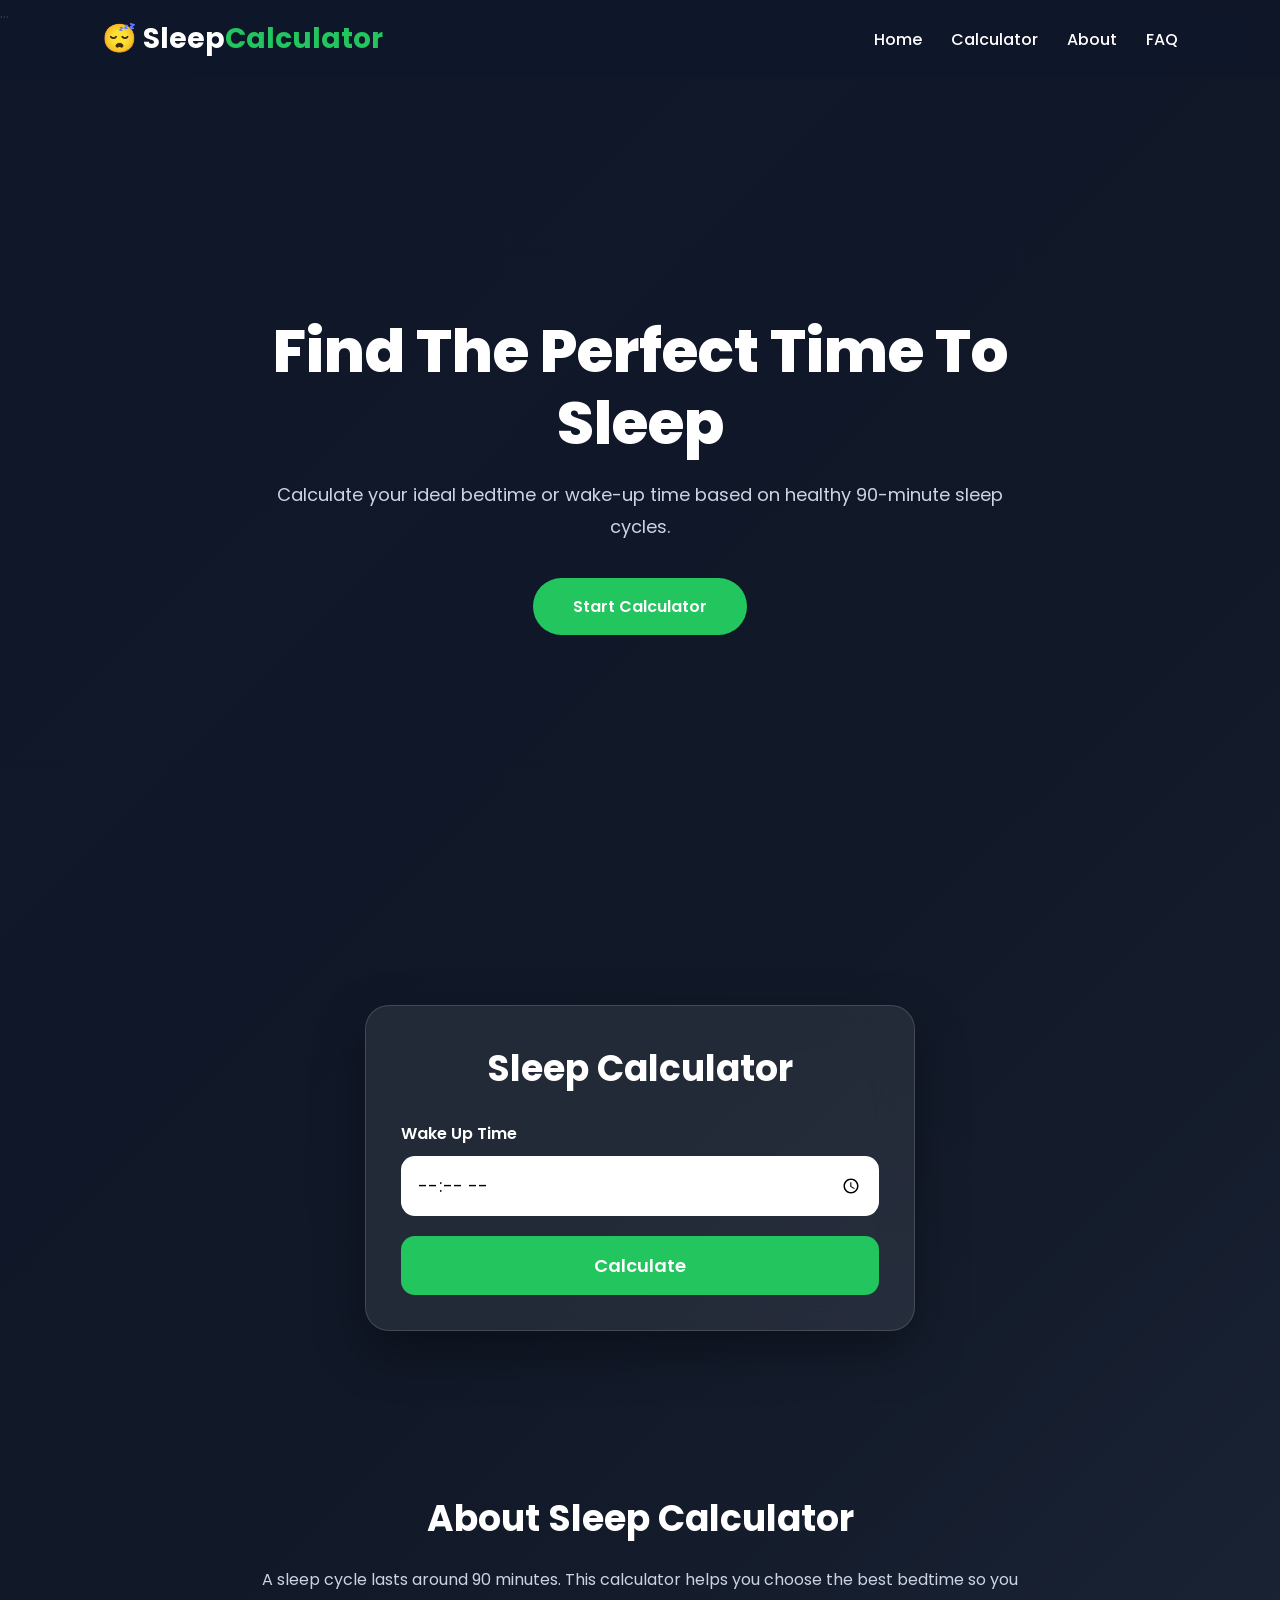
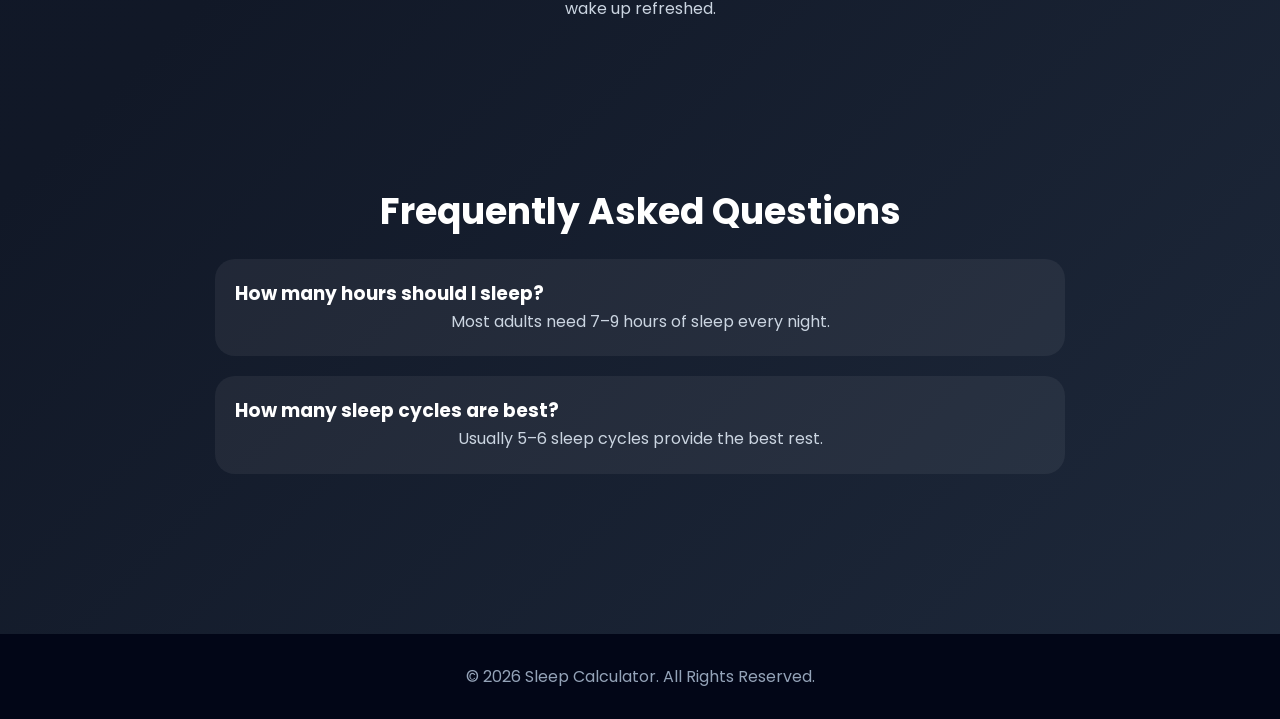
<file: index.html>
<!DOCTYPE html>
<html lang="en">
<head>
<meta charset="UTF-8">
<meta name="viewport" content="width=device-width, initial-scale=1.0">

<title>Sleep Calculator - Best Bedtime & Wake Up Time</title>

<meta name="description" content="Free Professional Sleep Calculator. Find your perfect bedtime and wake-up time using 90-minute sleep cycles.">

<meta name="keywords" content="sleep calculator, bedtime calculator, sleep cycle calculator">

<meta name="theme-color" content="#0f172a">

<link rel="manifest" href="manifest.json">

<link rel="stylesheet" href="style.css">

<link href="https://fonts.googleapis.com/css2?family=Poppins:wght@300;400;500;600;700;800&display=swap" rel="stylesheet">
</head><!DOCTYPE html>
<html lang="en">

<head>

<meta charset="UTF-8">
<meta name="viewport" content="width=device-width, initial-scale=1.0">

<title>Sleep Calculator</title>

</head>

<body>

...<link rel="manifest" href="manifest.json">
<meta name="theme-color" content="#22c55e">

<body>

<header>

<div class="logo">
😴 Sleep<span>Calculator</span>
</div>

<nav>

<a href="#">Home</a>

<a href="#calculator">Calculator</a>

<a href="#about">About</a>

<a href="#faq">FAQ</a>

</nav>

</header>

<section class="hero">

<div class="hero-content">

<h1>
Find The Perfect Time To Sleep
</h1>

<p>

Calculate your ideal bedtime or wake-up time based on healthy 90-minute sleep cycles.

</p>

<a href="#calculator" class="btn">

Start Calculator

</a>

</div>

</section>

<section id="calculator">

<div class="card">

<h2>Sleep Calculator</h2>

<label>

Wake Up Time

</label>

<input type="time" id="wakeTime">

<button id="calculateBtn">

Calculate

</button>

<div id="result">

</div>

</div>

</section>

<section id="about">

<h2>

About Sleep Calculator

</h2>

<p>

A sleep cycle lasts around 90 minutes. This calculator helps you choose the best bedtime so you wake up refreshed.

</p>

</section>

<section id="faq">

<h2>

Frequently Asked Questions

</h2>

<div class="faq">

<h3>

How many hours should I sleep?

</h3>

<p>

Most adults need 7–9 hours of sleep every night.

</p>

</div>

<div class="faq">

<h3>

How many sleep cycles are best?

</h3>

<p>

Usually 5–6 sleep cycles provide the best rest.

</p>

</div>

</section>

<footer>

© 2026 Sleep Calculator. All Rights Reserved.

</footer>

<script src="script.js"></script>

</body>

  </html>
</file>
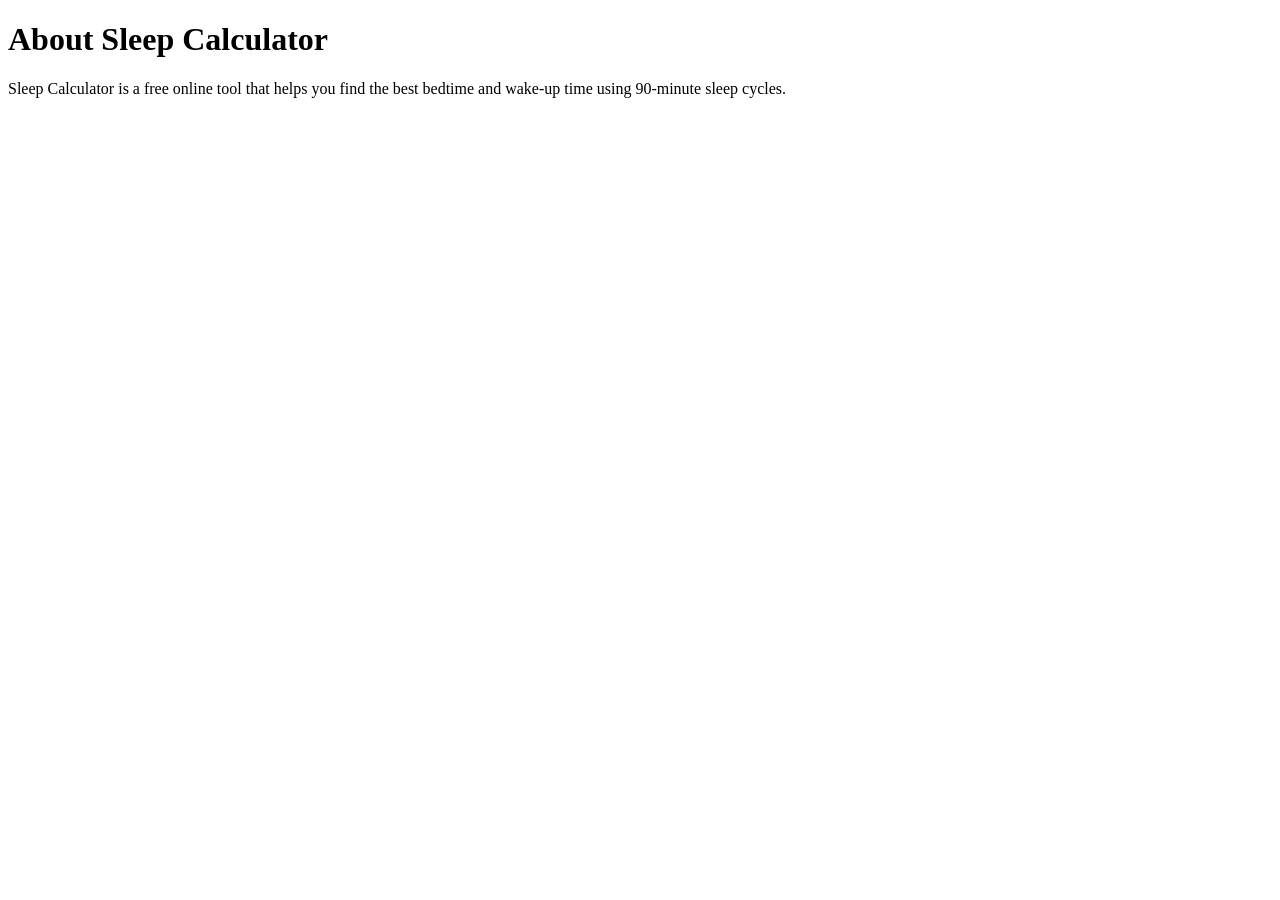
<file: about.html>
<!DOCTYPE html>
<html lang="en">
<head>
  <meta charset="UTF-8">
  <meta name="viewport" content="width=device-width, initial-scale=1.0">
  <title>About - Sleep Calculator</title>
</head>
<body>
  <h1>About Sleep Calculator</h1>
  <p>Sleep Calculator is a free online tool that helps you find the best bedtime and wake-up time using 90-minute sleep cycles.</p>
</body>
</html>
</file>
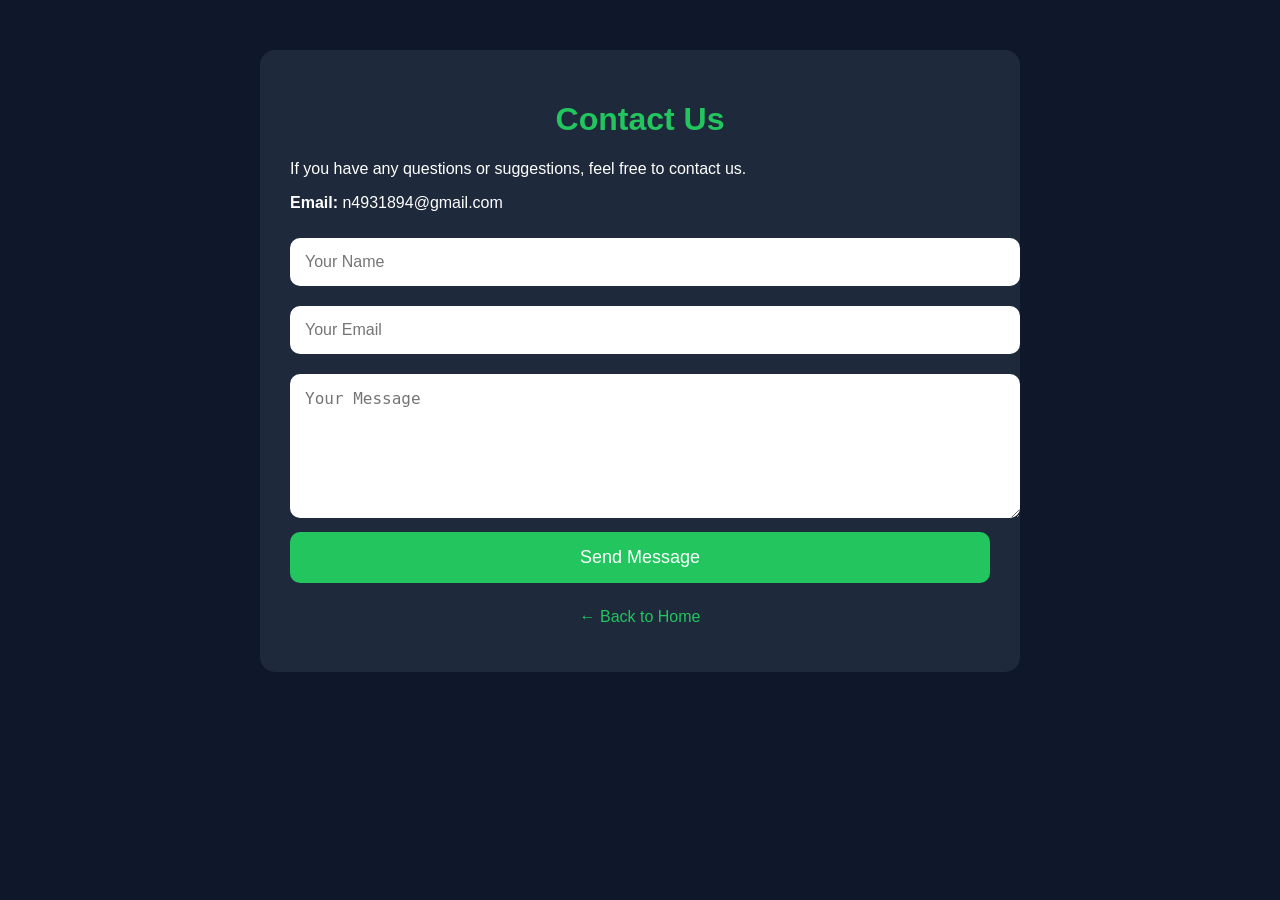
<file: contact.html>
<!DOCTYPE html>
<html lang="en">
<head>
<meta charset="UTF-8">
<meta name="viewport" content="width=device-width, initial-scale=1.0">
<title>Contact - Sleep Calculator</title>

<style>
body{
margin:0;
font-family:Arial,sans-serif;
background:#0f172a;
color:#fff;
}
.container{
max-width:700px;
margin:50px auto;
background:#1e293b;
padding:30px;
border-radius:15px;
}
h1{
text-align:center;
color:#22c55e;
}
input,textarea{
width:100%;
padding:15px;
margin:10px 0;
border:none;
border-radius:10px;
font-size:16px;
}
button{
width:100%;
padding:15px;
background:#22c55e;
color:#fff;
border:none;
border-radius:10px;
font-size:18px;
cursor:pointer;
}
button:hover{
background:#16a34a;
}
a{
color:#22c55e;
text-decoration:none;
}
</style>

</head>
<body>

<div class="container">

<h1>Contact Us</h1>

<p>If you have any questions or suggestions, feel free to contact us.</p>

<p><b>Email:</b> n4931894@gmail.com</p>

<form>
<input type="text" placeholder="Your Name">

<input type="email" placeholder="Your Email">

<textarea rows="6" placeholder="Your Message"></textarea>

<button type="submit">Send Message</button>
</form>

<p style="text-align:center;margin-top:25px;">
<a href="index.html">← Back to Home</a>
</p>

</div>

</body>
  </html>
</file>
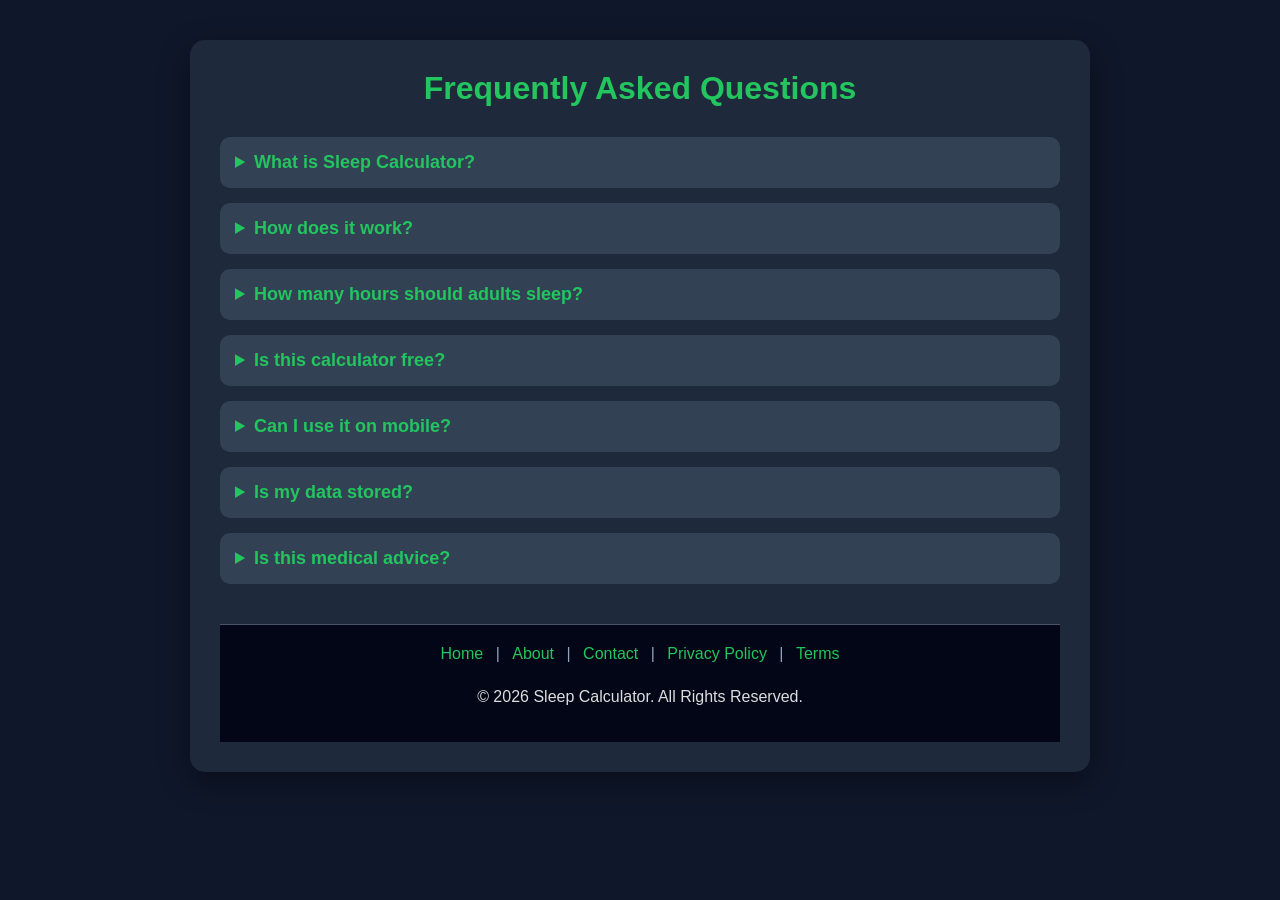
<file: faq.html>
<!DOCTYPE html>
<html lang="en">
<head>
<meta charset="UTF-8">
<meta name="viewport" content="width=device-width, initial-scale=1.0">

<title>FAQ | Sleep Calculator</title>
<meta name="description" content="Frequently Asked Questions about Sleep Calculator.">

<link rel="stylesheet" href="style.css">

<style>
body{
margin:0;
font-family:Arial,sans-serif;
background:#0f172a;
color:#fff;
}

.container{
max-width:900px;
margin:40px auto;
padding:30px;
background:#1e293b;
border-radius:15px;
box-shadow:0 10px 30px rgba(0,0,0,.4);
}

h1{
text-align:center;
color:#22c55e;
margin-bottom:30px;
}

details{
background:#334155;
margin:15px 0;
padding:15px;
border-radius:10px;
cursor:pointer;
}

summary{
font-size:18px;
font-weight:bold;
color:#22c55e;
}

p{
line-height:1.8;
color:#ddd;
margin-top:10px;
}

footer{
margin-top:40px;
text-align:center;
border-top:1px solid #475569;
padding-top:20px;
}

footer a{
color:#22c55e;
text-decoration:none;
margin:0 8px;
}
</style>

</head>

<body>

<div class="container">

<h1>Frequently Asked Questions</h1>

<details>
<summary>What is Sleep Calculator?</summary>
<p>Sleep Calculator helps you find the best bedtime and wake-up time based on 90-minute sleep cycles.</p>
</details>

<details>
<summary>How does it work?</summary>
<p>It calculates your sleep schedule using average 90-minute sleep cycles.</p>
</details>

<details>
<summary>How many hours should adults sleep?</summary>
<p>Most adults need between 7 and 9 hours of sleep each night.</p>
</details>

<details>
<summary>Is this calculator free?</summary>
<p>Yes. Sleep Calculator is completely free to use.</p>
</details>

<details>
<summary>Can I use it on mobile?</summary>
<p>Yes. The website is mobile-friendly and works on smartphones, tablets, and computers.</p>
</details>

<details>
<summary>Is my data stored?</summary>
<p>No. We do not store your sleep calculations or personal information.</p>
</details>

<details>
<summary>Is this medical advice?</summary>
<p>No. This calculator is for informational purposes only and should not replace professional medical advice.</p>
</details>

<footer>

<a href="index.html">Home</a> |
<a href="about.html">About</a> |
<a href="contact.html">Contact</a> |
<a href="privacy-policy.html">Privacy Policy</a> |
<a href="terms.html">Terms</a>

<p style="margin-top:20px;">
© 2026 Sleep Calculator. All Rights Reserved.
</p>

</footer>

</div>

</body>
  </html>
</file>
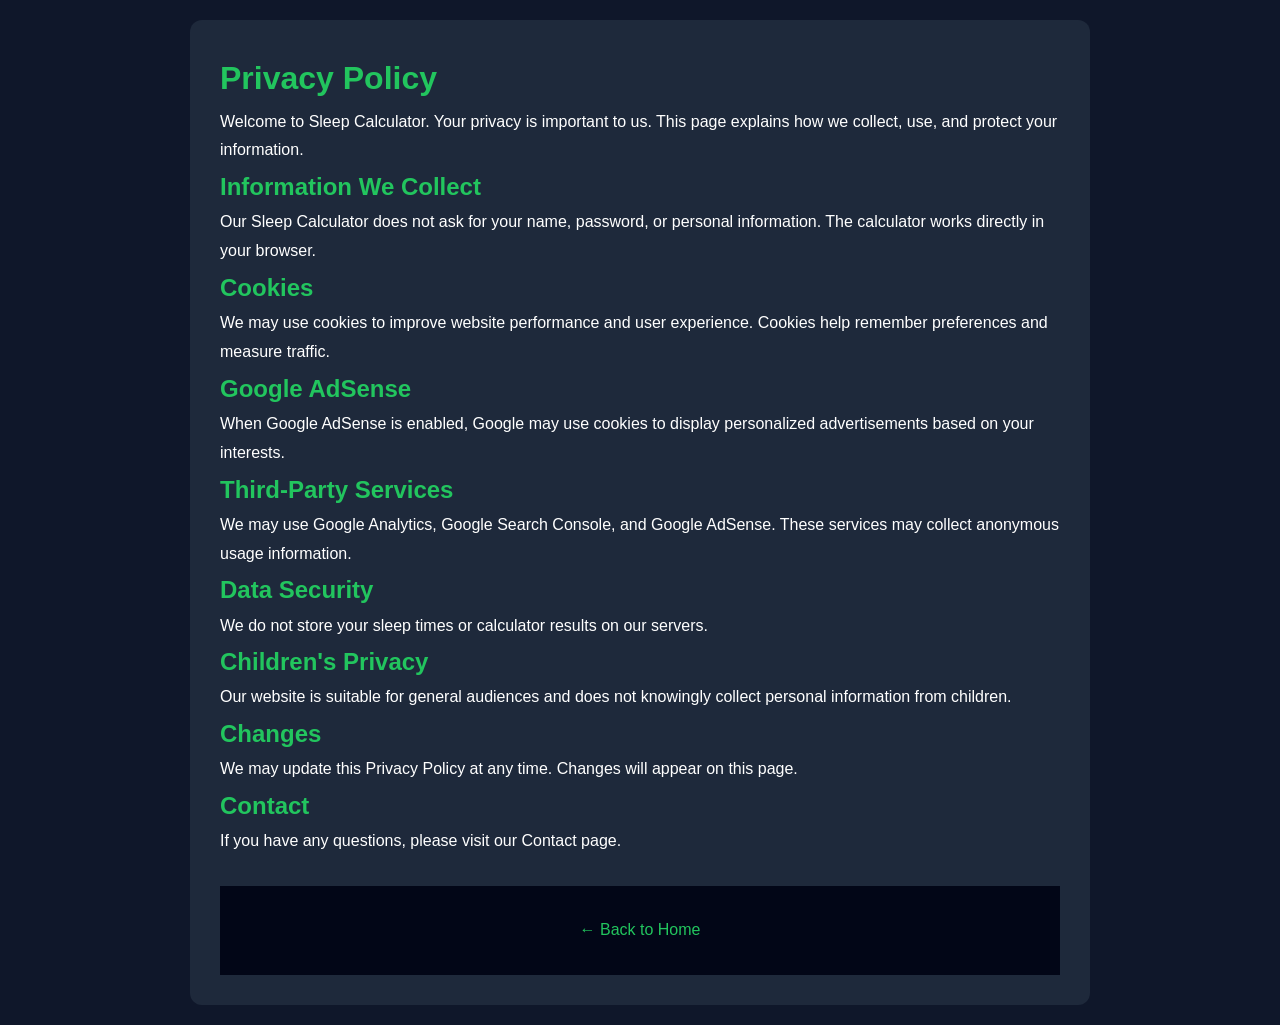
<file: privacy-policy.html>
<!DOCTYPE html>
<html lang="en">
<head>
<meta charset="UTF-8">
<meta name="viewport" content="width=device-width, initial-scale=1.0">
<title>Privacy Policy - Sleep Calculator</title>

<link rel="stylesheet" href="style.css">

<style>
body{
font-family:Arial,sans-serif;
background:#0f172a;
color:#fff;
margin:0;
padding:20px;
line-height:1.8;
}
.container{
max-width:900px;
margin:auto;
background:#1e293b;
padding:30px;
border-radius:12px;
}
h1,h2{
color:#22c55e;
}
a{
color:#22c55e;
text-decoration:none;
}
footer{
margin-top:30px;
text-align:center;
}
</style>

</head>

<body>

<div class="container">

<h1>Privacy Policy</h1>

<p>Welcome to Sleep Calculator. Your privacy is important to us. This page explains how we collect, use, and protect your information.</p>

<h2>Information We Collect</h2>

<p>Our Sleep Calculator does not ask for your name, password, or personal information. The calculator works directly in your browser.</p>

<h2>Cookies</h2>

<p>We may use cookies to improve website performance and user experience. Cookies help remember preferences and measure traffic.</p>

<h2>Google AdSense</h2>

<p>When Google AdSense is enabled, Google may use cookies to display personalized advertisements based on your interests.</p>

<h2>Third-Party Services</h2>

<p>We may use Google Analytics, Google Search Console, and Google AdSense. These services may collect anonymous usage information.</p>

<h2>Data Security</h2>

<p>We do not store your sleep times or calculator results on our servers.</p>

<h2>Children's Privacy</h2>

<p>Our website is suitable for general audiences and does not knowingly collect personal information from children.</p>

<h2>Changes</h2>

<p>We may update this Privacy Policy at any time. Changes will appear on this page.</p>

<h2>Contact</h2>

<p>If you have any questions, please visit our Contact page.</p>

<footer>

<p><a href="index.html">← Back to Home</a></p>

</footer>

</div>

</body>
  </html>
</file>
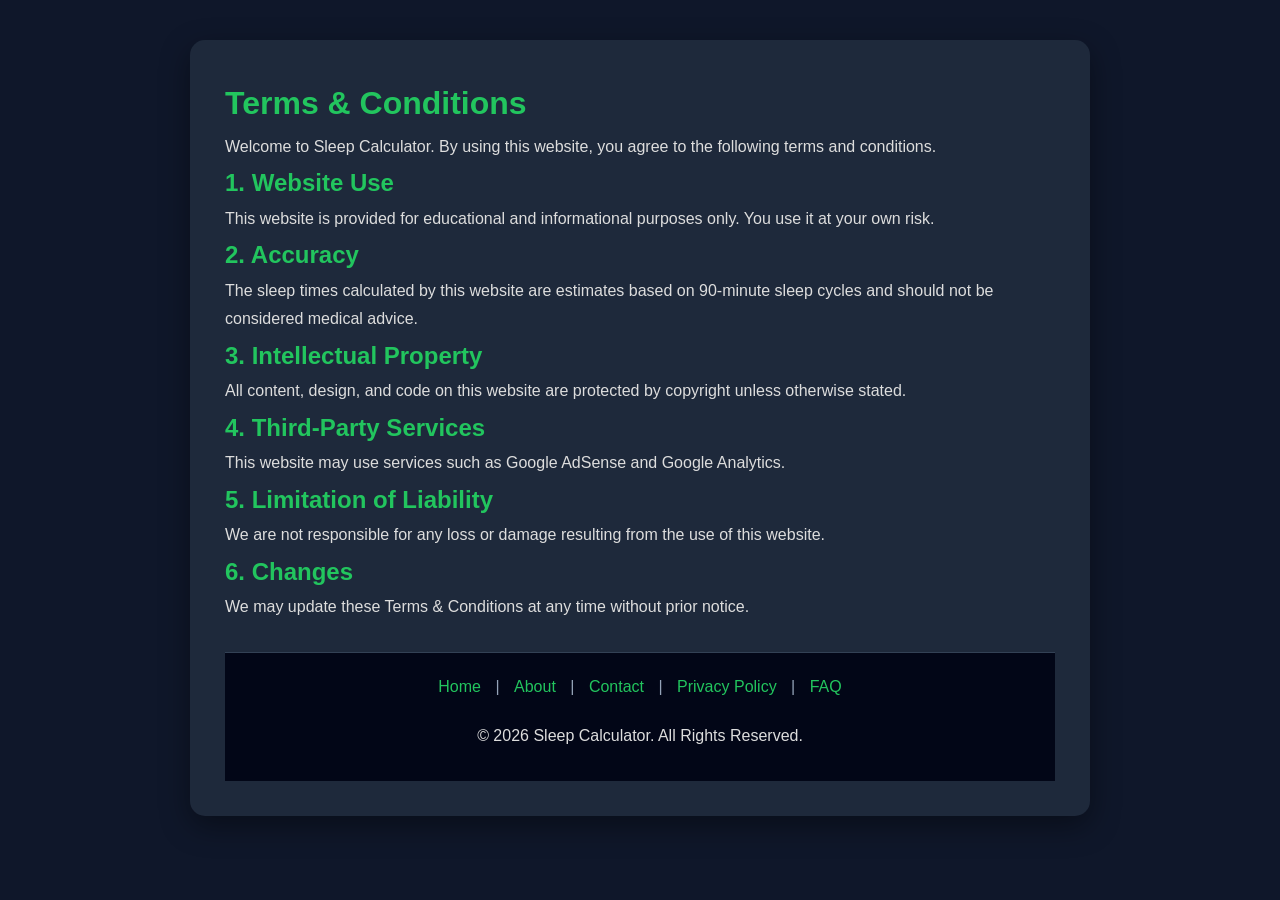
<file: terms.html>
<!DOCTYPE html>
<html lang="en">
<head>
<meta charset="UTF-8">
<meta name="viewport" content="width=device-width, initial-scale=1.0">
<title>Terms & Conditions | Sleep Calculator</title>
<meta name="description" content="Read the Terms and Conditions for using Sleep Calculator.">

<link rel="stylesheet" href="style.css">

<style>
body{
margin:0;
font-family:Arial,sans-serif;
background:#0f172a;
color:#fff;
line-height:1.8;
}
.container{
max-width:900px;
margin:40px auto;
padding:35px;
background:#1e293b;
border-radius:15px;
box-shadow:0 10px 30px rgba(0,0,0,.4);
}
h1,h2{
color:#22c55e;
}
p,li{
color:#ddd;
font-size:16px;
}
footer{
margin-top:30px;
padding-top:20px;
border-top:1px solid #334155;
text-align:center;
}
footer a{
color:#22c55e;
text-decoration:none;
margin:0 10px;
}
</style>

</head>

<body>

<div class="container">

<h1>Terms & Conditions</h1>

<p>Welcome to Sleep Calculator. By using this website, you agree to the following terms and conditions.</p>

<h2>1. Website Use</h2>
<p>This website is provided for educational and informational purposes only. You use it at your own risk.</p>

<h2>2. Accuracy</h2>
<p>The sleep times calculated by this website are estimates based on 90-minute sleep cycles and should not be considered medical advice.</p>

<h2>3. Intellectual Property</h2>
<p>All content, design, and code on this website are protected by copyright unless otherwise stated.</p>

<h2>4. Third-Party Services</h2>
<p>This website may use services such as Google AdSense and Google Analytics.</p>

<h2>5. Limitation of Liability</h2>
<p>We are not responsible for any loss or damage resulting from the use of this website.</p>

<h2>6. Changes</h2>
<p>We may update these Terms & Conditions at any time without prior notice.</p>

<footer>
<a href="index.html">Home</a> |
<a href="about.html">About</a> |
<a href="contact.html">Contact</a> |
<a href="privacy-policy.html">Privacy Policy</a> |
<a href="faq.html">FAQ</a>

<p style="margin-top:20px;">© 2026 Sleep Calculator. All Rights Reserved.</p>
</footer>

</div>

</body>
  </html>
</file>
<file: style.css>
*{
margin:0;
padding:0;
box-sizing:border-box;
font-family:'Poppins',sans-serif;
}

body{
background:linear-gradient(135deg,#0f172a,#111827,#1e293b);
color:#fff;
overflow-x:hidden;
}

header{
position:fixed;
top:0;
left:0;
width:100%;
display:flex;
justify-content:space-between;
align-items:center;
padding:18px 8%;
background:rgba(15,23,42,.7);
backdrop-filter:blur(18px);
z-index:1000;
}

.logo{
font-size:28px;
font-weight:700;
}

.logo span{
color:#22c55e;
}

nav a{
color:#fff;
text-decoration:none;
margin-left:25px;
transition:.3s;
font-weight:500;
}

nav a:hover{
color:#22c55e;
}

.hero{
min-height:100vh;
display:flex;
justify-content:center;
align-items:center;
text-align:center;
padding:120px 20px;
}

.hero-content{
max-width:750px;
}

.hero h1{
font-size:60px;
font-weight:800;
line-height:1.2;
margin-bottom:20px;
}

.hero p{
font-size:18px;
color:#cbd5e1;
margin-bottom:35px;
}

.btn{
display:inline-block;
padding:16px 40px;
background:#22c55e;
color:#fff;
border-radius:50px;
text-decoration:none;
font-weight:600;
transition:.3s;
}

.btn:hover{
transform:translateY(-4px);
box-shadow:0 15px 35px rgba(34,197,94,.35);
}

#calculator{
display:flex;
justify-content:center;
padding:80px 20px;
}

.card{
width:100%;
max-width:550px;
padding:35px;
background:rgba(255,255,255,.08);
backdrop-filter:blur(20px);
border:1px solid rgba(255,255,255,.15);
border-radius:24px;
box-shadow:0 20px 50px rgba(0,0,0,.35);
}

.card h2{
text-align:center;
margin-bottom:25px;
}

label{
display:block;
margin-bottom:10px;
font-weight:600;
}

input{
width:100%;
padding:16px;
border:none;
border-radius:14px;
font-size:17px;
margin-bottom:20px;
background:#fff;
}

button{
width:100%;
padding:16px;
border:none;
border-radius:14px;
background:#22c55e;
color:#fff;
font-size:18px;
font-weight:600;
cursor:pointer;
transition:.3s;
}

button:hover{
transform:scale(1.03);
}

#result{
margin-top:25px;
display:none;
background:rgba(255,255,255,.08);
padding:20px;
border-radius:18px;
}

section{
padding:80px 8%;
}

section h2{
text-align:center;
margin-bottom:20px;
font-size:36px;
}

section p{
max-width:800px;
margin:auto;
text-align:center;
color:#cbd5e1;
line-height:1.8;
}

.faq{
max-width:850px;
margin:20px auto;
padding:20px;
border-radius:20px;
background:rgba(255,255,255,.06);
}

footer{
padding:30px;
text-align:center;
background:#020617;
color:#94a3b8;
margin-top:60px;
}

@media(max-width:768px){

header{
flex-direction:column;
gap:15px;
}

.hero h1{
font-size:38px;
}

nav{
display:flex;
flex-wrap:wrap;
justify-content:center;
}

nav a{
margin:8px;
}

.card{
padding:25px;
}

}
</file>
